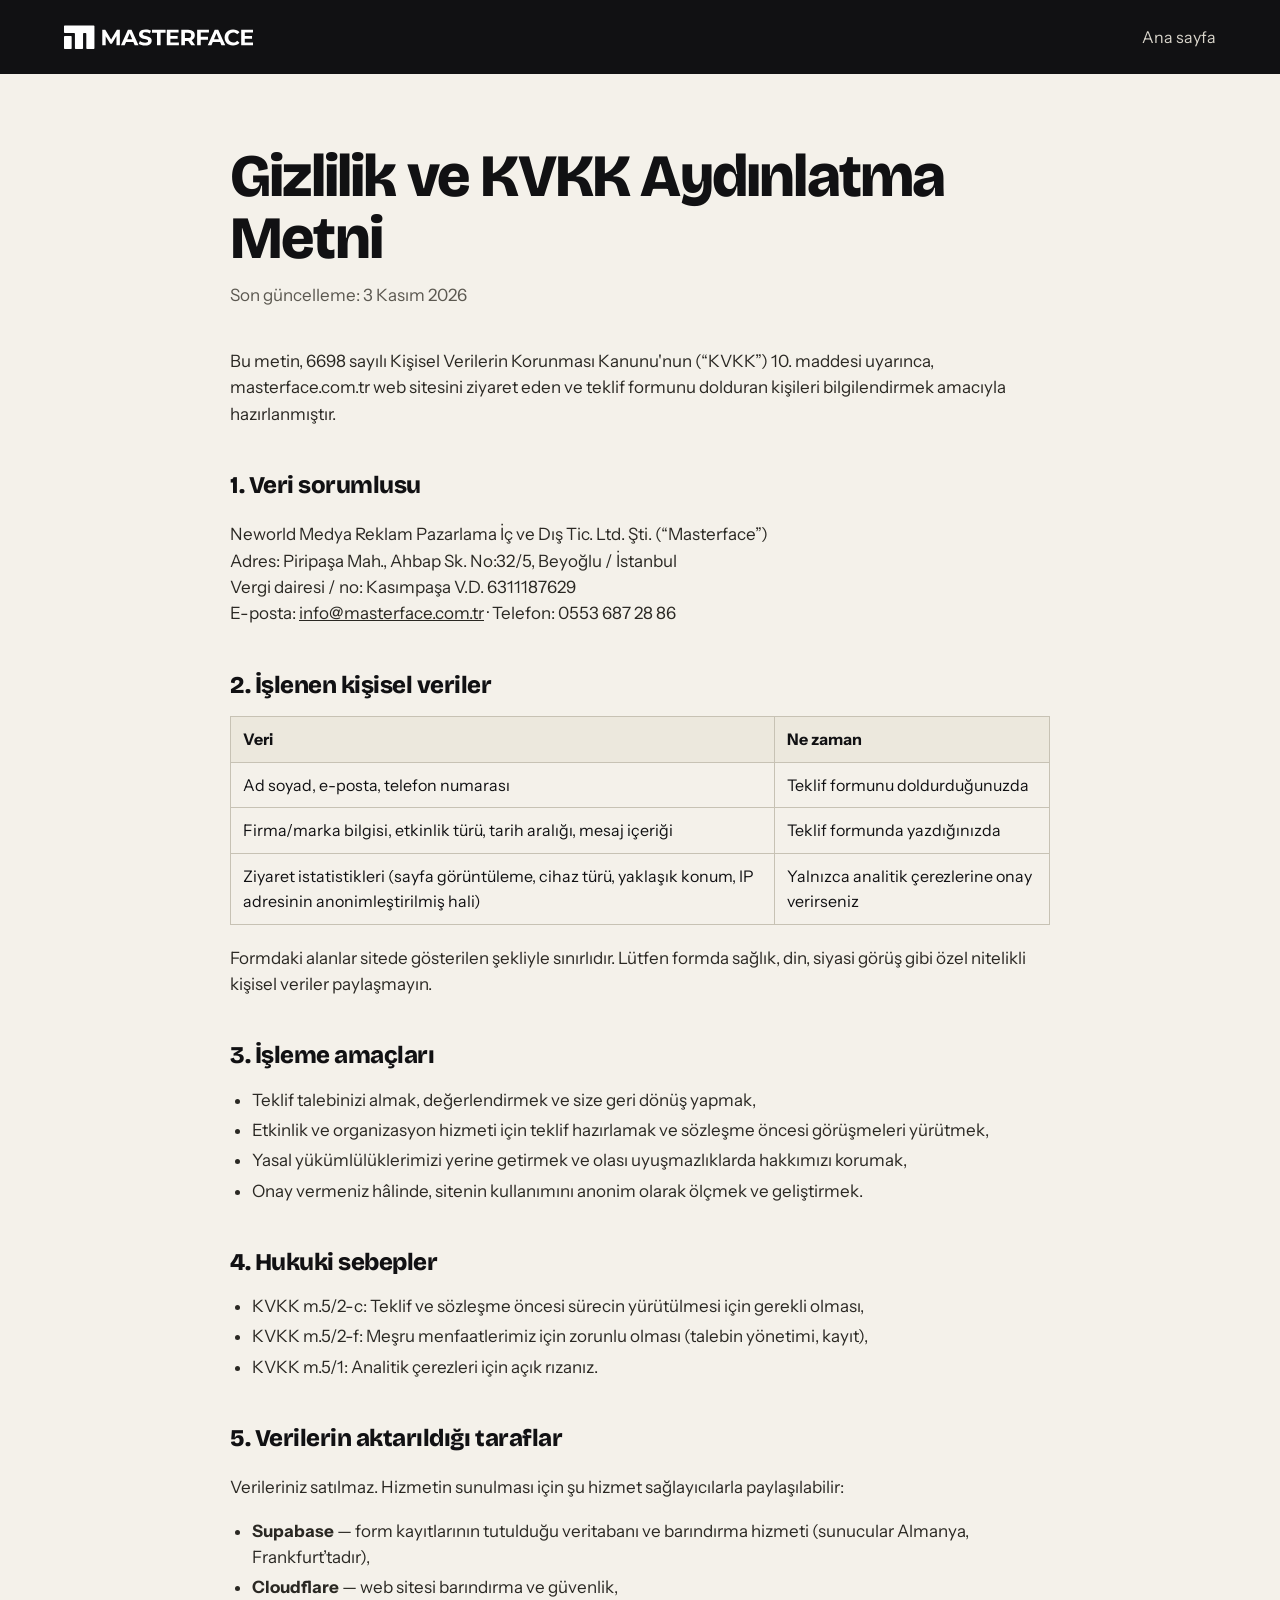
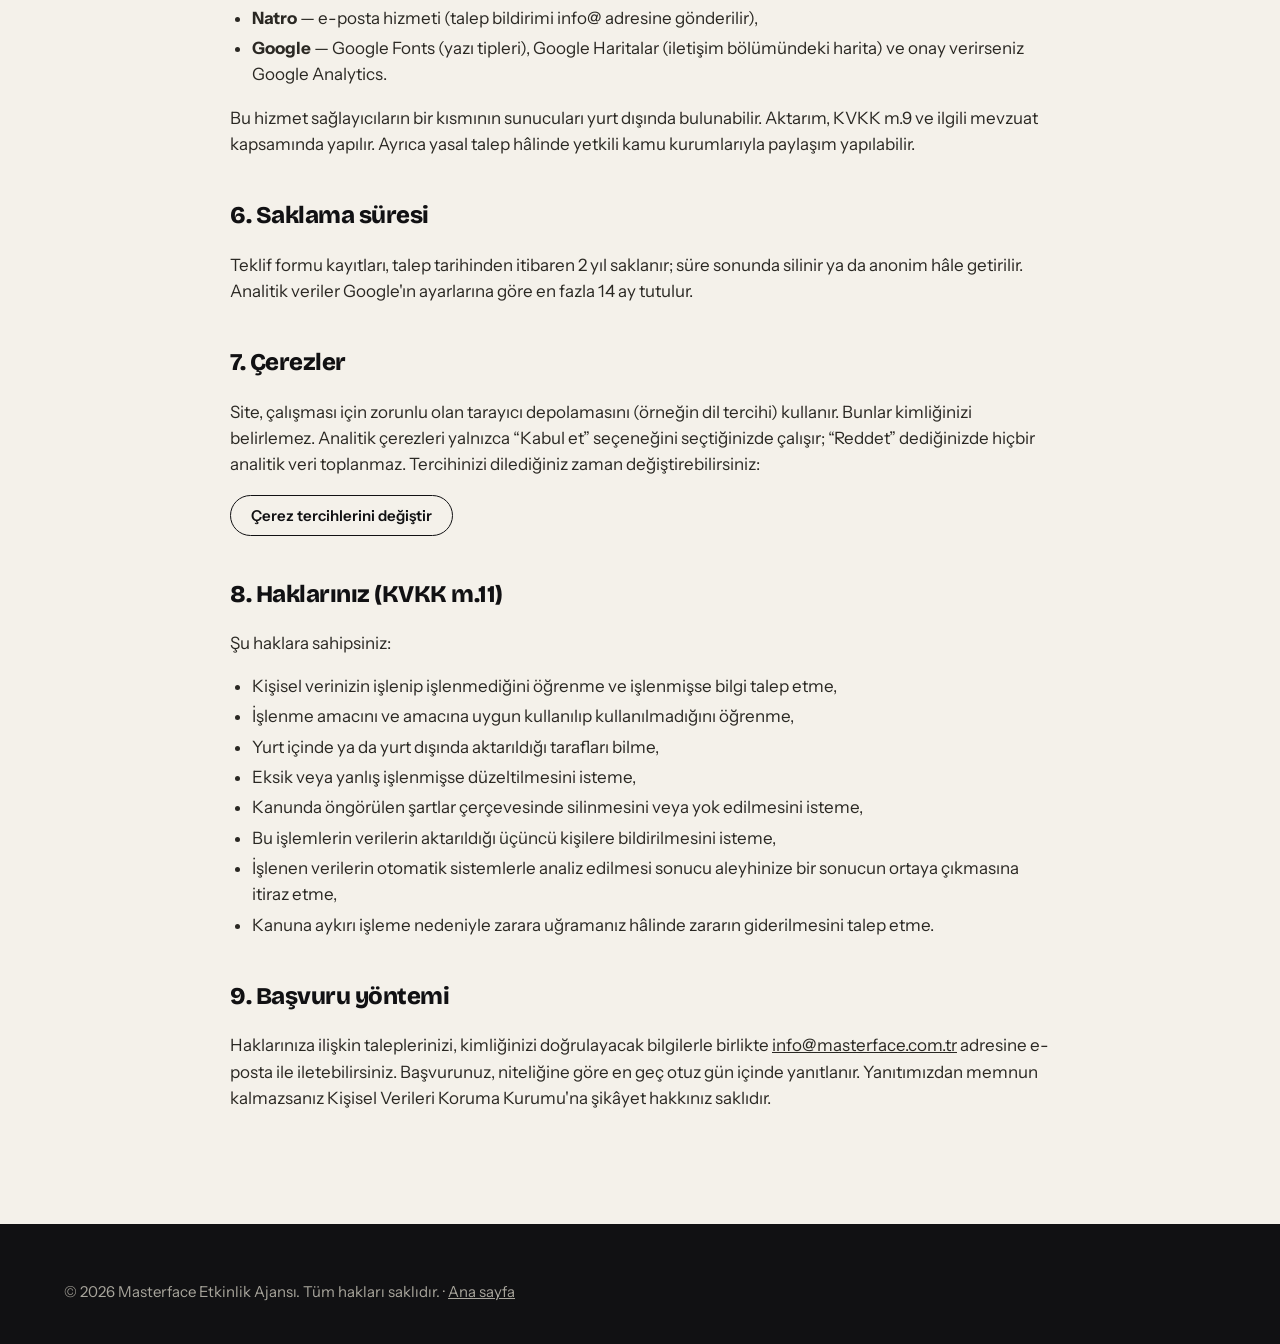
<file: gizlilik.html>
<!doctype html>
<html lang="tr">
<head>
<meta charset="utf-8">
<meta name="viewport" content="width=device-width, initial-scale=1">
<title>Gizlilik ve KVKK Aydınlatma Metni | Masterface</title>
<link rel="canonical" href="https://masterface.com.tr/gizlilik">
<link rel="icon" type="image/svg+xml" href="/assets/favicon.svg">
<link rel="icon" type="image/png" sizes="32x32" href="/assets/favicon-32.png">
<link href="https://fonts.googleapis.com/css2?family=Bricolage+Grotesque:opsz,wght@12..96,500;12..96,800&family=Instrument+Sans:wght@400;500;600&display=swap" rel="stylesheet">
<link rel="stylesheet" href="/assets/css/style.css?v=4">
<script src="/assets/js/theme.js"></script>
<style>
.legal-top{background:var(--bg)}
.legal{background:var(--cream);color:var(--cream-ink);padding:72px clamp(20px,5vw,80px) 96px}
.legal-inner{max-width:820px;margin:0 auto}
.legal h1{font-size:clamp(34px,5vw,60px);letter-spacing:-.03em;line-height:1.03;margin-bottom:12px}
.legal .updated{color:var(--cream-muted);margin:0 0 40px}
.legal h2{font-size:24px;letter-spacing:-.02em;margin:40px 0 12px}
.legal p,.legal li{color:#2a2823}
.legal ul{padding-left:22px;margin:8px 0 16px}
.legal li{margin:4px 0}
.legal table{width:100%;border-collapse:collapse;margin:12px 0 20px;font-size:16px}
.legal th,.legal td{border:1px solid var(--cream-line2);padding:10px 12px;text-align:left;vertical-align:top}
.legal th{background:var(--cream-s1)}
.legal a{text-decoration:underline}
.draft-note{background:#FFF1C2;border:1px solid #E2C45A;color:#4a3b00;border-radius:12px;padding:14px 18px;margin:0 0 32px;font-size:15px}
.todo{background:#FFE9A6;padding:0 4px;border-radius:4px}
.legal button.pref{cursor:pointer;font:600 15px 'Instrument Sans',sans-serif;padding:10px 20px;border-radius:999px;border:1.5px solid var(--cream-ink);background:transparent;color:var(--cream-ink)}
</style>
</head>
<body>
<div class="legal-top">
  <header class="site">
    <a href="/"><img src="/assets/logo.svg" alt="Masterface"></a>
    <nav><a href="/">Ana sayfa</a></nav>
  </header>
</div>
<main class="legal">
<div class="legal-inner">

  <h1>Gizlilik ve KVKK Aydınlatma Metni</h1>
  <p class="updated">Son güncelleme: 3 Kasım 2026</p>

  <p>Bu metin, 6698 sayılı Kişisel Verilerin Korunması Kanunu'nun (“KVKK”) 10. maddesi uyarınca, masterface.com.tr web sitesini ziyaret eden ve teklif formunu dolduran kişileri bilgilendirmek amacıyla hazırlanmıştır.</p>

  <h2>1. Veri sorumlusu</h2>
  <p>Neworld Medya Reklam Pazarlama İç ve Dış Tic. Ltd. Şti. (“Masterface”)<br>
  Adres: Piripaşa Mah., Ahbap Sk. No:32/5, Beyoğlu / İstanbul<br>
  Vergi dairesi / no: Kasımpaşa V.D. 6311187629<br>
  E-posta: <a href="mailto:info@masterface.com.tr">info@masterface.com.tr</a> · Telefon: 0553 687 28 86</p>

  <h2>2. İşlenen kişisel veriler</h2>
  <table>
    <tr><th>Veri</th><th>Ne zaman</th></tr>
    <tr><td>Ad soyad, e-posta, telefon numarası</td><td>Teklif formunu doldurduğunuzda</td></tr>
    <tr><td>Firma/marka bilgisi, etkinlik türü, tarih aralığı, mesaj içeriği</td><td>Teklif formunda yazdığınızda</td></tr>
    <tr><td>Ziyaret istatistikleri (sayfa görüntüleme, cihaz türü, yaklaşık konum, IP adresinin anonimleştirilmiş hali)</td><td>Yalnızca analitik çerezlerine onay verirseniz</td></tr>
  </table>
  <p>Formdaki alanlar sitede gösterilen şekliyle sınırlıdır. Lütfen formda sağlık, din, siyasi görüş gibi özel nitelikli kişisel veriler paylaşmayın.</p>

  <h2>3. İşleme amaçları</h2>
  <ul>
    <li>Teklif talebinizi almak, değerlendirmek ve size geri dönüş yapmak,</li>
    <li>Etkinlik ve organizasyon hizmeti için teklif hazırlamak ve sözleşme öncesi görüşmeleri yürütmek,</li>
    <li>Yasal yükümlülüklerimizi yerine getirmek ve olası uyuşmazlıklarda hakkımızı korumak,</li>
    <li>Onay vermeniz hâlinde, sitenin kullanımını anonim olarak ölçmek ve geliştirmek.</li>
  </ul>

  <h2>4. Hukuki sebepler</h2>
  <ul>
    <li>KVKK m.5/2-c: Teklif ve sözleşme öncesi sürecin yürütülmesi için gerekli olması,</li>
    <li>KVKK m.5/2-f: Meşru menfaatlerimiz için zorunlu olması (talebin yönetimi, kayıt),</li>
    <li>KVKK m.5/1: Analitik çerezleri için açık rızanız.</li>
  </ul>

  <h2>5. Verilerin aktarıldığı taraflar</h2>
  <p>Verileriniz satılmaz. Hizmetin sunulması için şu hizmet sağlayıcılarla paylaşılabilir:</p>
  <ul>
    <li><b>Supabase</b> — form kayıtlarının tutulduğu veritabanı ve barındırma hizmeti (sunucular Almanya, Frankfurt’tadır),</li>
    <li><b>Cloudflare</b> — web sitesi barındırma ve güvenlik,</li>
    <li><b>Natro</b> — e-posta hizmeti (talep bildirimi info@ adresine gönderilir),</li>
    <li><b>Google</b> — Google Fonts (yazı tipleri), Google Haritalar (iletişim bölümündeki harita) ve onay verirseniz Google Analytics.</li>
  </ul>
  <p>Bu hizmet sağlayıcıların bir kısmının sunucuları yurt dışında bulunabilir. Aktarım, KVKK m.9 ve ilgili mevzuat kapsamında yapılır. Ayrıca yasal talep hâlinde yetkili kamu kurumlarıyla paylaşım yapılabilir.</p>

  <h2>6. Saklama süresi</h2>
  <p>Teklif formu kayıtları, talep tarihinden itibaren 2 yıl saklanır; süre sonunda silinir ya da anonim hâle getirilir. Analitik veriler Google'ın ayarlarına göre en fazla 14 ay tutulur.</p>

  <h2>7. Çerezler</h2>
  <p>Site, çalışması için zorunlu olan tarayıcı depolamasını (örneğin dil tercihi) kullanır. Bunlar kimliğinizi belirlemez. Analitik çerezleri yalnızca “Kabul et” seçeneğini seçtiğinizde çalışır; “Reddet” dediğinizde hiçbir analitik veri toplanmaz. Tercihinizi dilediğiniz zaman değiştirebilirsiniz:</p>
  <p><button class="pref" type="button" onclick="window.mfConsentReset&&window.mfConsentReset()">Çerez tercihlerini değiştir</button></p>

  <h2>8. Haklarınız (KVKK m.11)</h2>
  <p>Şu haklara sahipsiniz:</p>
  <ul>
    <li>Kişisel verinizin işlenip işlenmediğini öğrenme ve işlenmişse bilgi talep etme,</li>
    <li>İşlenme amacını ve amacına uygun kullanılıp kullanılmadığını öğrenme,</li>
    <li>Yurt içinde ya da yurt dışında aktarıldığı tarafları bilme,</li>
    <li>Eksik veya yanlış işlenmişse düzeltilmesini isteme,</li>
    <li>Kanunda öngörülen şartlar çerçevesinde silinmesini veya yok edilmesini isteme,</li>
    <li>Bu işlemlerin verilerin aktarıldığı üçüncü kişilere bildirilmesini isteme,</li>
    <li>İşlenen verilerin otomatik sistemlerle analiz edilmesi sonucu aleyhinize bir sonucun ortaya çıkmasına itiraz etme,</li>
    <li>Kanuna aykırı işleme nedeniyle zarara uğramanız hâlinde zararın giderilmesini talep etme.</li>
  </ul>

  <h2>9. Başvuru yöntemi</h2>
  <p>Haklarınıza ilişkin taleplerinizi, kimliğinizi doğrulayacak bilgilerle birlikte <a href="mailto:info@masterface.com.tr">info@masterface.com.tr</a> adresine e-posta ile iletebilirsiniz. Başvurunuz, niteliğine göre en geç otuz gün içinde yanıtlanır. Yanıtımızdan memnun kalmazsanız Kişisel Verileri Koruma Kurumu'na şikâyet hakkınız saklıdır.</p>
</div>
</main>
<footer class="site">
  <div class="footer-bottom" style="margin-top:0;border-top:0;padding-top:0">© 2026 Masterface Etkinlik Ajansı. Tüm hakları saklıdır. · <a href="/" style="text-decoration:underline">Ana sayfa</a></div>
</footer>
<script src="/assets/js/config.js"></script>
<script src="/assets/js/consent.js"></script>
</body>
</html>
</file>
<file: assets/css/style.css>
:root{
  --bg:#111113; --bg-alt:#1A1A1E; --ink:#F4F1EA; --ink-dim:#D9D5CB; --muted:#A8A59C;
  --accent:#FF5A36; --cream:#F4F1EA; --cream-ink:#111113; --border:#2E2E36; --border-light:#33333B;
  /* Türetilen renkler — panelden tema değişince theme.js bunları yeniden hesaplar */
  --line-strong:#44444E; --hover:#26262C; --on-accent:#111113; --accent-deep:#B8361A;
  --cream-muted:#5B5850; --cream-line:#DAD5C8; --cream-line2:#C7C2B4; --cream-s1:#ECE8DD; --cream-s2:#E4DFD2;
}
*{box-sizing:border-box}
html{overflow-x:hidden}
body{margin:0;background:var(--bg);color:var(--ink);font-family:'Instrument Sans',system-ui,sans-serif;font-size:17px;line-height:1.55;overflow-x:hidden}
a{color:inherit;text-decoration:none}
h1,h2,h3{font-family:'Bricolage Grotesque',sans-serif;font-weight:800;margin:0}
.wrap{padding-left:clamp(20px,5vw,80px);padding-right:clamp(20px,5vw,80px)}
.kicker{font-size:14px;letter-spacing:.14em;text-transform:uppercase;color:var(--accent);font-weight:600;margin-bottom:16px}
.kicker.dark{color:var(--accent-deep)}

/* NAV */
header.site{display:flex;flex-wrap:wrap;align-items:center;justify-content:space-between;gap:16px 32px;padding:24px clamp(20px,5vw,80px)}
header.site img{height:26px;width:auto;display:block}
header.site nav{display:flex;flex-wrap:wrap;gap:8px 32px;font-size:16px;color:var(--ink-dim)}
.btn-pill{background:var(--accent);color:var(--on-accent);font-weight:600;padding:12px 24px;border-radius:999px}
.nav-toggle{display:none;flex-direction:column;justify-content:center;align-items:center;gap:5px;width:42px;height:42px;border:1px solid var(--border-light);border-radius:10px;background:transparent;cursor:pointer;padding:0;flex:none}
.nav-toggle span{display:block;width:20px;height:2px;background:var(--ink);transition:transform .25s ease,opacity .2s ease}
.nav-toggle.open span:nth-child(1){transform:translateY(7px) rotate(45deg)}
.nav-toggle.open span:nth-child(2){opacity:0}
.nav-toggle.open span:nth-child(3){transform:translateY(-7px) rotate(-45deg)}

/* HERO */
.hero{position:relative;min-height:92vh;display:flex;flex-direction:column;justify-content:flex-end;padding:40px clamp(20px,5vw,80px) 72px;overflow:hidden}
.hero video{position:absolute;inset:0;width:100%;height:100%;object-fit:cover;z-index:0}
.hero .overlay{position:absolute;inset:0;background:linear-gradient(180deg,rgba(17,17,19,.45) 0%,rgba(17,17,19,.25) 38%,rgba(17,17,19,.92) 100%);z-index:1}
.hero .content{position:relative;z-index:2;display:flex;flex-wrap:wrap;gap:48px;align-items:flex-end}
.hero h1{font-size:clamp(44px,7vw,104px);line-height:.98;letter-spacing:-.035em}
.hero p{margin:28px 0 0;max-width:560px;font-size:19px;color:var(--ink-dim)}
.hero .cta{display:flex;flex-wrap:wrap;gap:16px;margin-top:36px}
.cta-light{background:var(--cream);color:var(--cream-ink);font-weight:600;padding:16px 28px;border-radius:999px}
.cta-outline{border:1.5px solid var(--cream);font-weight:600;padding:14px 28px;border-radius:999px}

/* LOGO MARQUEE */
.logos-section{position:relative;background:var(--bg-alt);padding:40px 0;overflow:hidden}
.logos-section .label{font-size:14px;letter-spacing:.14em;text-transform:uppercase;color:var(--muted);font-weight:600;margin-bottom:24px;padding:0 clamp(20px,5vw,80px)}
.logos-mask{position:relative;overflow:hidden;touch-action:pan-y;-webkit-touch-callout:none;cursor:grab;user-select:none;-webkit-user-select:none}
.logos-mask.dragging{cursor:grabbing}
.logos-mask::before,.logos-mask::after{content:"";position:absolute;top:0;bottom:0;width:64px;z-index:2;pointer-events:none}
.logos-mask::before{left:0;background:linear-gradient(90deg,var(--bg-alt),transparent)}
.logos-mask::after{right:0;background:linear-gradient(270deg,var(--bg-alt),transparent)}
.logos-track{display:flex;align-items:center;gap:14px;width:max-content;will-change:transform;transform:translate3d(0,0,0)}
.logo-box{flex:0 0 auto;width:150px;height:58px;background:var(--cream);border-radius:10px;display:flex;align-items:center;justify-content:center;padding:10px}
.logo-box img{max-width:100%;max-height:100%;object-fit:contain;pointer-events:none;-webkit-user-drag:none}

/* STATS */
.stats-section{padding:96px clamp(20px,5vw,80px)}
.stats-grid{display:grid;grid-template-columns:repeat(auto-fit,minmax(220px,1fr));gap:40px}
.stat-item{border-top:2px solid var(--accent);padding-top:20px}
.stat-item .value{font-weight:800;font-size:clamp(48px,6vw,80px);line-height:1;letter-spacing:-.03em;font-family:'Bricolage Grotesque',sans-serif}
.stat-item .label{margin-top:12px;color:var(--ink-dim);font-size:18px}

/* SERVICES */
.services-section{position:relative;background:var(--cream);color:var(--cream-ink);padding:104px clamp(20px,5vw,80px)}
.services-grid{display:grid;grid-template-columns:repeat(auto-fit,minmax(300px,1fr));gap:24px}
.service-card{background:#fff;border:1px solid var(--cream-line);border-radius:20px;padding:20px;display:flex;flex-direction:column;gap:16px}
.service-card .thumb{aspect-ratio:16/10;border-radius:12px;background:repeating-linear-gradient(135deg,var(--cream-s1) 0 14px,var(--cream-s2) 14px 28px);display:flex;align-items:center;justify-content:center;color:var(--cream-muted);font-size:14px;overflow:hidden}
.service-card .thumb img{width:100%;height:100%;object-fit:cover}
.service-card .head{display:flex;align-items:baseline;gap:12px}
.service-card .no{color:var(--accent-deep);font-weight:600;font-size:15px}
.service-card h3{font-size:26px;letter-spacing:-.02em}
.service-card p{margin:0;color:var(--cream-muted)}
.service-cta{background:var(--accent);color:var(--on-accent);border-radius:20px;padding:28px;display:flex;flex-direction:column;justify-content:space-between;gap:24px;min-height:220px}
.service-cta h3{font-size:30px;line-height:1.1;letter-spacing:-.02em}
.service-cta a{align-self:flex-start;background:var(--cream-ink);color:var(--cream);font-weight:600;padding:14px 26px;border-radius:999px}

/* PROJECTS */
.projects-section{position:relative;padding:104px clamp(20px,5vw,80px)}
.chips{display:flex;flex-wrap:wrap;gap:12px;margin-bottom:40px}
.chip{font:inherit;font-weight:500;font-size:15px;padding:10px 22px;border-radius:999px;border:1.5px solid var(--line-strong);background:transparent;color:var(--ink);cursor:pointer}
.chip.active{font-weight:600;border-color:var(--accent);background:var(--accent);color:var(--on-accent)}
.projects-grid{display:grid;grid-template-columns:repeat(auto-fit,minmax(340px,1fr));gap:28px}
.project-card a.thumb{position:relative;display:block;aspect-ratio:16/9;border-radius:16px;overflow:hidden;background:var(--bg-alt)}
.project-card img{width:100%;height:100%;object-fit:cover;display:block}
.project-card .grad{position:absolute;inset:0;background:linear-gradient(180deg,rgba(17,17,19,0) 55%,rgba(17,17,19,.75) 100%)}
.project-card .cat{position:absolute;top:14px;left:14px;background:var(--bg);color:var(--ink);font-size:13px;font-weight:600;padding:5px 12px;border-radius:999px}
.project-card .play{position:absolute;inset:0;display:flex;align-items:center;justify-content:center}
.project-card .play span{width:56px;height:56px;border-radius:999px;background:rgba(244,241,234,.92);display:flex;align-items:center;justify-content:center}
.project-card .meta{display:flex;justify-content:space-between;align-items:baseline;gap:12px;margin-top:16px}
.project-card h3{font-size:24px;letter-spacing:-.02em}
.project-card .year{color:var(--muted);font-size:15px;white-space:nowrap}
.project-card .sub{color:var(--muted);margin-top:4px}

/* PROCESS */
.process-section{position:relative;background:var(--bg-alt);padding:104px clamp(20px,5vw,80px)}
.process-grid{display:grid;grid-template-columns:1fr;gap:48px}
@media (min-width:900px){.process-grid{grid-template-columns:repeat(3,1fr);gap:32px}}
.process-card{position:relative;border:1px solid var(--border-light);border-radius:20px;padding:32px}
.process-card:not(:last-child)::after{content:"";position:absolute;width:24px;height:24px;background:var(--accent);-webkit-mask:url("data:image/svg+xml;utf8,<svg xmlns='http://www.w3.org/2000/svg' viewBox='0 0 24 24' fill='none' stroke='black' stroke-width='2.4' stroke-linecap='round' stroke-linejoin='round'><path d='M4 12h16M14 6l6 6-6 6'/></svg>") center/contain no-repeat;mask:url("data:image/svg+xml;utf8,<svg xmlns='http://www.w3.org/2000/svg' viewBox='0 0 24 24' fill='none' stroke='black' stroke-width='2.4' stroke-linecap='round' stroke-linejoin='round'><path d='M4 12h16M14 6l6 6-6 6'/></svg>") center/contain no-repeat;left:50%;bottom:-36px;transform:translateX(-50%) rotate(90deg)}
@media (min-width:900px){.process-card:not(:last-child)::after{left:auto;right:-28px;bottom:auto;top:50%;transform:translateY(-50%)}}
.process-card .no{font-weight:800;font-size:56px;line-height:1;color:var(--accent);font-family:'Bricolage Grotesque',sans-serif}
.process-card h3{margin:0 0 10px;font-size:26px;letter-spacing:-.02em}
.process-card p{margin:0;color:var(--muted)}

/* ABOUT + GALLERY */
.about-section{position:relative;padding:104px clamp(20px,5vw,80px)}
.about-flex{display:flex;flex-wrap:wrap;gap:64px}
.about-text{flex:1 1 440px;min-width:0}
.about-text h2{font-size:clamp(34px,4.5vw,64px);line-height:1.02;letter-spacing:-.03em;margin-bottom:28px}
.about-text p{margin:0 0 18px;color:var(--ink-dim)}
.about-gallery{flex:1 1 380px;min-width:280px;max-width:420px;display:flex;flex-direction:column;align-items:center;gap:20px;margin:0 auto}
.card-stack{position:relative;width:100%;max-width:360px;height:min(440px,80vw);perspective:1400px}
.card-stack .card{position:absolute;inset:0;border-radius:20px;overflow:hidden;box-shadow:0 20px 50px rgba(0,0,0,.35);transition:transform .52s cubic-bezier(.22,.9,.3,1),opacity .42s,filter .42s;cursor:pointer}
.card-stack .card img{width:100%;height:100%;object-fit:cover;display:block;user-select:none}
.gallery-nav{display:flex;align-items:center;justify-content:center;gap:18px}
.gallery-nav button{width:42px;height:42px;border-radius:999px;border:1.5px solid var(--line-strong);background:transparent;color:var(--ink);font-size:16px;cursor:pointer}
.gallery-nav .count{color:var(--muted);font-size:14px;min-width:56px;text-align:center}

/* CONTACT */
.contact-section{position:relative;background:var(--cream);color:var(--cream-ink);padding:104px clamp(20px,5vw,80px)}
.contact-flex{display:flex;flex-wrap:wrap;gap:64px;align-items:flex-start}
.contact-info{flex:1 1 400px;min-width:0}
.contact-info h2{font-size:clamp(34px,4.5vw,64px);line-height:1.02;letter-spacing:-.03em;margin-bottom:32px}
.info-rows{display:flex;flex-direction:column;gap:20px;font-size:19px}
.info-rows .k{font-size:14px;color:var(--cream-muted);font-weight:600;text-transform:uppercase;letter-spacing:.08em}
.map-wide{margin-top:56px}
.map-box iframe{display:block;width:100%;height:clamp(260px,34vw,420px);border:0;border-radius:16px;background:var(--cream-s1)}
.map-link{margin-top:12px;display:inline-flex;align-items:center;gap:8px;color:var(--cream-muted);font-weight:600}
.map-link:hover{color:var(--cream-ink)}
form.contact{width:100%;min-width:0;background:#fff;border:1px solid var(--cream-line);border-radius:24px;padding:36px 36px 26px;display:flex;flex-direction:column;gap:18px}
.fields-row{display:flex;flex-wrap:wrap;gap:18px}
.field{display:flex;flex-direction:column;gap:6px;font-weight:600;font-size:15px}
.field.half{flex:1 1 200px}
.field.full{flex:1 1 100%}
.field input,.field select,.field textarea{font:inherit;padding:14px 16px;border:1px solid var(--cream-line2);border-radius:12px;background:#FBFAF6;width:100%;box-sizing:border-box}
.field textarea{resize:vertical}
.daterange-check{display:flex;align-items:center;gap:8px;font-size:14px;color:var(--cream-muted);margin-bottom:10px;cursor:pointer}
.daterange-check input{width:17px;height:17px;accent-color:var(--cream-ink)}
.submit-btn{background:var(--cream-ink);color:var(--cream);font:inherit;font-weight:600;padding:16px 28px;border:0;border-radius:999px;cursor:pointer;align-self:flex-start}
.submit-btn:disabled{opacity:.6;cursor:default}
.form-note{font-size:14px;margin-top:-6px}
.form-note.ok{color:#1f7a3f}
.form-note.err{color:#B8361A}
.contact-side{flex:1 1 440px;min-width:0;display:flex;flex-direction:column;gap:20px}
#contact-feedback:empty{display:none}
.whatsapp-fab{align-self:flex-start;display:inline-flex;align-items:center;background:#25D366;color:#111113;font-weight:600;padding:14px 22px;border-radius:999px;box-shadow:0 8px 24px rgba(17,17,19,.25)}

/* FOOTER */
footer.site{position:relative;padding:56px clamp(20px,5vw,80px) 40px}
.footer-top{display:flex;flex-wrap:wrap;justify-content:space-between;gap:32px;padding-top:24px}
.footer-top img{height:30px;width:auto;display:block}
.footer-tag{color:var(--muted);margin-top:14px}
footer.site nav{display:flex;flex-wrap:wrap;gap:8px 28px;color:var(--ink-dim)}
.footer-bottom{margin-top:40px;padding-top:20px;border-top:1px solid var(--border);color:var(--muted);font-size:15px}

/* SOCIAL ICONS (footer) */
.social-icons{display:flex;flex-wrap:wrap;gap:10px;margin-top:20px}
.social-icon{width:38px;height:38px;border-radius:999px;border:1px solid var(--border-light);display:flex;align-items:center;justify-content:center;color:var(--ink-dim);transition:background .2s ease,color .2s ease,border-color .2s ease}
.social-icon:hover{background:var(--accent);color:var(--on-accent);border-color:var(--accent)}

@media (max-width:640px){
  .hero h1{font-size:clamp(36px,10vw,64px)}
}

/* DİL SEÇİCİ (açılır menü) */
.lang-switch{position:relative}
.lang-btn{display:inline-flex;align-items:center;gap:7px;font:inherit;font-size:15px;font-weight:600;color:var(--ink-dim);background:transparent;border:1.5px solid var(--line-strong);border-radius:999px;padding:7px 13px;cursor:pointer;transition:border-color .2s ease,color .2s ease}
.lang-btn:hover,.lang-switch.open .lang-btn{color:var(--ink);border-color:var(--ink-dim)}
.lang-btn .chev{transition:transform .2s ease}
.lang-switch.open .lang-btn .chev{transform:rotate(180deg)}
.lang-menu{list-style:none;margin:0;padding:6px;position:absolute;right:0;top:calc(100% + 8px);min-width:160px;background:var(--bg-alt);border:1px solid var(--border-light);border-radius:14px;box-shadow:0 14px 36px rgba(0,0,0,.45);z-index:30;opacity:0;visibility:hidden;transform:translateY(-6px);transition:opacity .18s ease,transform .18s ease,visibility .18s}
.lang-switch.open .lang-menu{opacity:1;visibility:visible;transform:none}
.lang-menu button{display:flex;align-items:center;gap:10px;width:100%;font:inherit;font-size:15px;color:var(--ink-dim);background:transparent;border:0;border-radius:9px;padding:9px 12px;cursor:pointer;text-align:left}
.lang-menu button b{font-weight:700;width:22px;color:var(--muted);font-size:13px;letter-spacing:.04em}
.lang-menu button:hover{background:var(--hover);color:var(--ink)}
.lang-menu button.active{color:var(--ink)}
.lang-menu button.active b{color:var(--accent)}

/* MOBILE NAV */
@media (max-width:860px){
  .nav-toggle{display:flex}
  header.site{position:relative;row-gap:12px}
  header.site > a:first-child{order:1}
  .nav-toggle{order:2;margin-left:auto}
  header.site .btn-pill{order:3}
  header.site nav{
    order:4;flex-basis:100%;width:100%;
    max-height:0;overflow:hidden;
    flex-direction:column;flex-wrap:nowrap;align-items:stretch;gap:0;
    transition:max-height .3s ease;
  }
  header.site nav.open{max-height:560px}
  header.site nav a{display:block;width:100%;padding:13px 2px;border-bottom:1px solid var(--border)}
  .lang-switch{width:100%;padding:10px 0 6px}
  .lang-btn{width:100%;justify-content:flex-start}
  .lang-btn .chev{margin-left:auto}
  .lang-menu{position:static;transform:none;opacity:1;visibility:visible;display:none;margin-top:8px;box-shadow:none;min-width:0}
  .lang-switch.open .lang-menu{display:block}
}
</file>
